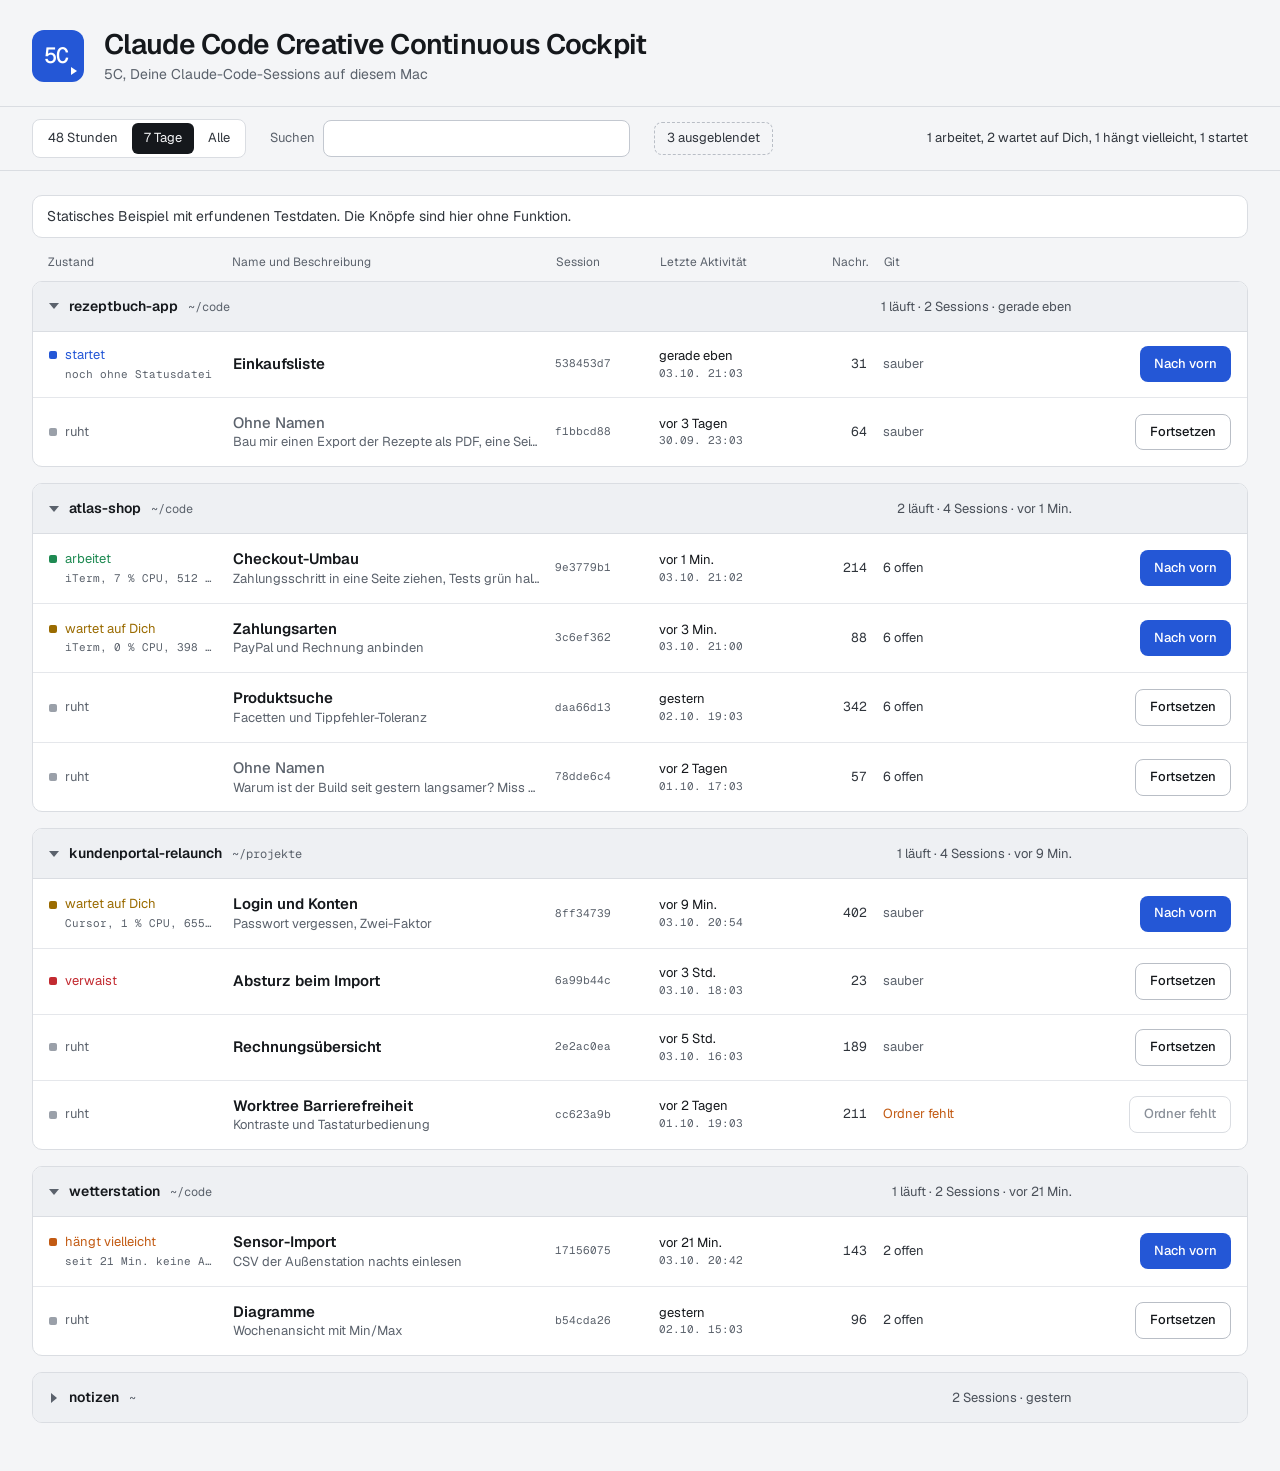
<file: sample/5c-cockpit.html>
<!doctype html>
<html lang="de"><head>
<meta charset="utf-8">
<meta name="viewport" content="width=device-width, initial-scale=1">

<meta name="color-scheme" content="dark light">
<title>5C Cockpit (Beispiel)</title>
<link rel="icon" href="[data-uri]">
<style>
/* 5C Leitstand (Variante A, entschieden 03.10.2026). Ein Akzent, ein Radius-System:
   Flächen 10px, Bedienelemente 8px, Marker 2px. Schriften lokal, keine CDN. */

@font-face {
  font-family: "Geist";
  src: url("[data-uri]") format("woff2");
  font-weight: 100 900;
  font-display: swap;
}
@font-face {
  font-family: "Geist Mono";
  src: url("[data-uri]") format("woff2");
  font-weight: 100 900;
  font-display: swap;
}

:root {
  --grund: #0E1013;
  --flaeche: #15181D;
  --flaeche-tief: #12151A;
  --linie: #23272E;
  --linie-fein: #1F2329;
  --rand-eingabe: #2E333B;
  --rand-knopf: #3A404A;
  --text: #E7E9EC;
  --text-2: #C9CDD3;
  --text-3: #A3A9B2;
  --leise: #8A919C;
  --gesperrt: #6B727D;
  --akzent: #7AA7FF;
  --akzent-text: #0E1013;
  --fehler: #F2555A;
  --z-arbeitet: #3FB97A;
  --z-wartet: #E3B341;
  --z-haengt: #F0883E;
  --z-startet: #7AA7FF;
  --z-verwaist: #F2555A;
  --z-ruht: #5C636E;
  --mono: "Geist Mono", ui-monospace, Menlo, monospace;
  --sans: "Geist", system-ui, -apple-system, sans-serif;
  --spalten: 168px minmax(0, 1fr) 88px 128px 64px 96px 236px;
}

@media (prefers-color-scheme: light) {
  :root {
    --grund: #F4F5F7;
    --flaeche: #FFFFFF;
    --flaeche-tief: #EEF0F3;
    --linie: #DADDE2;
    --linie-fein: #E5E7EB;
    --rand-eingabe: #C3C8D0;
    --rand-knopf: #B9BEC6;
    --text: #15181C;
    --text-2: #2F343B;
    --text-3: #4A5059;
    --leise: #5B626C;
    --gesperrt: #8A9099;
    --akzent: #2457D6;
    --akzent-text: #FFFFFF;
    --fehler: #C22A30;
    --z-arbeitet: #1E8A52;
    --z-wartet: #9A6B00;
    --z-haengt: #C25A12;
    --z-startet: #2457D6;
    --z-verwaist: #C22A30;
    --z-ruht: #9AA0A9;
  }
}

* { box-sizing: border-box; }
html, body { margin: 0; background: var(--grund); color: var(--text); }
body { font-family: var(--sans); font-size: 14px; line-height: 1.45; -webkit-font-smoothing: antialiased; }
button, input, textarea { font: inherit; }
:focus-visible { outline: 2px solid var(--akzent); outline-offset: 2px; }

/* Kopf */
.kopf { display: flex; flex-wrap: wrap; align-items: center; gap: 16px 20px; padding: 28px 32px 22px; }
.logo { position: relative; width: 52px; height: 52px; border-radius: 12px; background: var(--akzent); display: flex; align-items: center; justify-content: center; flex: none; }
.logo-text { font-family: var(--mono); font-weight: 500; font-size: 22px; letter-spacing: -0.06em; color: var(--akzent-text); margin-right: 4px; }
.logo-weiter { position: absolute; right: 7px; bottom: 7px; border-top: 4px solid transparent; border-bottom: 4px solid transparent; border-left: 6px solid var(--akzent-text); }
.kopf-text { min-width: 0; }
h1 { margin: 0; font-size: 28px; font-weight: 600; letter-spacing: -0.025em; line-height: 1.15; }
.untertitel { margin: 4px 0 0; color: var(--leise); }

/* Leiste */
.leiste { display: flex; flex-wrap: wrap; align-items: center; gap: 12px 24px; padding: 12px 32px; min-height: 64px; border-top: 1px solid var(--linie); border-bottom: 1px solid var(--linie); }
.zeitraum { display: flex; gap: 2px; padding: 3px; background: var(--flaeche); border: 1px solid var(--linie); border-radius: 8px; }
.zeitraum button { font-size: 13px; color: var(--text-2); background: transparent; border: 0; border-radius: 6px; padding: 6px 12px; cursor: pointer; }
.zeitraum button[aria-pressed="true"] { color: var(--grund); background: var(--text); }
.suche { display: flex; align-items: center; gap: 8px; flex: 1 1 240px; max-width: 360px; }
.suche label { font-size: 13px; color: var(--leise); }
.suche input { flex: 1; min-width: 0; font-size: 13px; color: var(--text); background: var(--flaeche); border: 1px solid var(--rand-eingabe); border-radius: 8px; padding: 8px 10px; }
.zusammenfassung { margin: 0 0 0 auto; color: var(--text-2); font-size: 13px; }
.schalter { font-size: 13px; color: var(--text-2); background: transparent; border: 1px dashed var(--rand-knopf); border-radius: 8px; padding: 6px 12px; cursor: pointer; }
.schalter:hover { color: var(--text); border-color: var(--text-3); }
.schalter[aria-pressed="true"] { color: var(--grund); background: var(--text-2); border: 1px solid var(--text-2); }

/* Tabelle */
.inhalt { max-width: 1376px; margin: 0 auto; padding: 24px 32px 48px; }
.tabelle-rahmen { overflow-x: auto; }
.tabelle { min-width: 1080px; }
.spalten, .zeile { display: grid; grid-template-columns: var(--spalten); gap: 16px; }
.spalten { padding: 0 16px 10px; color: var(--leise); font-size: 12px; }
.rechts { text-align: right; }
#gruppen { display: flex; flex-direction: column; gap: 16px; }
.gruppe { border: 1px solid var(--linie); border-radius: 10px; overflow: hidden; background: var(--flaeche); }
.gruppe-kopf { display: flex; align-items: center; gap: 12px; padding: 6px 16px 6px 8px; background: var(--flaeche-tief); }
.gruppe-zeilen:not(:empty) { border-top: 1px solid var(--linie); }
.gruppe-klappe { display: flex; align-items: baseline; gap: 10px; flex: 1; min-width: 0; padding: 8px; border: 0; border-radius: 8px; background: none; color: var(--text); text-align: left; cursor: pointer; }
.gruppe-klappe:hover .gruppe-titel { text-decoration: underline; text-decoration-color: var(--rand-knopf); text-underline-offset: 3px; }
.pfeil { align-self: center; flex: none; width: 0; height: 0; border-left: 5px solid transparent; border-right: 5px solid transparent; border-top: 6px solid var(--leise); transition: transform .15s ease; }
.gruppe-klappe[aria-expanded="false"] .pfeil { transform: rotate(-90deg); }
.gruppe-titel { font-size: 14px; font-weight: 600; white-space: nowrap; }
.gruppe-ort { font-family: var(--mono); font-size: 12px; color: var(--leise); white-space: nowrap; overflow: hidden; text-overflow: ellipsis; min-width: 0; }
.gruppe-info { margin-left: auto; padding-left: 12px; font-size: 13px; color: var(--text-3); white-space: nowrap; }
.marke { flex: none; font-size: 11px; color: var(--leise); border: 1px solid var(--rand-eingabe); border-radius: 2px; padding: 0 5px; }
.gruppe-kopf.ausgeblendet .gruppe-titel, .gruppe-kopf.ausgeblendet .gruppe-ort { color: var(--leise); }
.zeile { align-items: center; padding: 14px 16px; border-bottom: 1px solid var(--linie-fein); }
.gruppe-zeilen > .zeile:last-child { border-bottom: 0; }
.zeile.ausgeblendet > :not(.aktionen) { opacity: .5; }
.zeile.bearbeiten { align-items: start; background: var(--flaeche-tief); }

.zustand-zelle { min-width: 0; }
.zustand { display: flex; align-items: center; gap: 8px; font-size: 13px; }
.zustand-detail { margin: 2px 0 0 16px; font-family: var(--mono); font-size: 11px; color: var(--leise); white-space: nowrap; overflow: hidden; text-overflow: ellipsis; }
.marker { width: 8px; height: 8px; border-radius: 2px; flex: none; }
.z-arbeitet { color: var(--z-arbeitet); } .z-arbeitet .marker { background: var(--z-arbeitet); }
.z-wartet { color: var(--z-wartet); } .z-wartet .marker { background: var(--z-wartet); }
.z-haengt { color: var(--z-haengt); } .z-haengt .marker { background: var(--z-haengt); }
.z-startet { color: var(--z-startet); } .z-startet .marker { background: var(--z-startet); }
.z-verwaist { color: var(--z-verwaist); } .z-verwaist .marker { background: var(--z-verwaist); }
.z-ruht { color: var(--leise); } .z-ruht .marker { background: var(--z-ruht); }

@media (prefers-reduced-motion: no-preference) {
  .z-arbeitet .marker { animation: atmen 1.6s ease-in-out infinite; }
}
@keyframes atmen { 0%, 100% { opacity: 1; } 50% { opacity: .35; } }

.name-zelle { min-width: 0; }
.name { display: block; max-width: 100%; padding: 0; border: 0; background: none; color: var(--text); font-weight: 600; font-size: 15px; text-align: left; cursor: text; white-space: nowrap; overflow: hidden; text-overflow: ellipsis; }
.name:hover { text-decoration: underline; text-decoration-color: var(--rand-knopf); text-underline-offset: 3px; }
.name.ohne-name { color: var(--leise); font-weight: 500; }
.unterzeile { color: var(--leise); font-size: 13px; white-space: nowrap; overflow: hidden; text-overflow: ellipsis; }
.projekt { min-width: 0; font-family: var(--mono); font-size: 12px; color: var(--text-3); }
.projekt span { display: block; white-space: nowrap; overflow: hidden; text-overflow: ellipsis; }
.projekt .sid { color: var(--leise); font-size: 11px; }
.zeit-rel { font-size: 13px; }
.zeit-abs { font-family: var(--mono); font-size: 11px; color: var(--leise); }
.nachr { font-family: var(--mono); font-size: 13px; text-align: right; color: var(--text-2); }
.git { font-size: 13px; color: var(--text-2); }
.git.leise { color: var(--leise); }
.git.fehlt { color: var(--z-haengt); }

.aktionen { display: flex; justify-content: flex-end; align-items: center; gap: 6px; }
.knopf { justify-self: end; font-size: 13px; font-weight: 500; border-radius: 8px; padding: 8px 14px; min-height: 36px; cursor: pointer; white-space: nowrap; transition: transform .12s ease; }
.knopf:active:not(:disabled) { transform: translateY(1px); }
.knopf-vorn { color: var(--akzent-text); background: var(--akzent); border: 0; }
.knopf-fortsetzen { color: var(--text); background: transparent; border: 1px solid var(--rand-knopf); }
.knopf-fehlt { color: var(--gesperrt); background: transparent; border: 1px solid var(--linie); cursor: not-allowed; }
.knopf-hell { color: var(--grund); background: var(--text); border: 0; }
.knopf-leer { color: var(--text-2); background: transparent; border: 1px solid var(--rand-eingabe); }

/* Ausblenden: leise, erscheint bei Hover und Tastaturfokus; ohne Hover (Touch) immer da. */
.knopf-aus { color: var(--leise); background: transparent; border: 0; padding: 8px 10px; opacity: 0; transition: opacity .12s ease, color .12s ease; }
.knopf-aus:hover { color: var(--text); }
.zeile:hover .knopf-aus, .zeile:focus-within .knopf-aus, .gruppe-kopf:hover .knopf-aus, .gruppe-kopf:focus-within .knopf-aus,
.zeile.ausgeblendet .knopf-aus, .gruppe-kopf.ausgeblendet .knopf-aus { opacity: 1; }
@media (hover: none) { .knopf-aus { opacity: 1; } }

/* Bearbeiten */
.formular { display: flex; flex-direction: column; gap: 6px; min-width: 0; }
.formular label { font-size: 12px; color: var(--leise); }
.formular input, .formular textarea { color: var(--text); background: var(--grund); border: 1px solid var(--rand-eingabe); border-radius: 8px; padding: 8px 10px; }
.formular input { font-size: 15px; font-weight: 600; }
.formular textarea { font-size: 13px; resize: vertical; min-height: 56px; }
.formular .knoepfe { display: flex; gap: 8px; margin-top: 4px; }
.formular .hinweis { font-size: 12px; color: var(--leise); }
.formular .fehler { font-size: 13px; color: var(--fehler); }
.bearbeiten .zustand-zelle, .bearbeiten .projekt, .bearbeiten .zeit, .bearbeiten .nachr, .bearbeiten .git { padding-top: 26px; }

/* Zustände der Seite */
.skelett { height: 64px; background: linear-gradient(90deg, var(--flaeche) 0%, var(--flaeche-tief) 50%, var(--flaeche) 100%); background-size: 200% 100%; }
@media (prefers-reduced-motion: no-preference) {
  .skelett { animation: schimmer 1.4s linear infinite; }
}
@keyframes schimmer { from { background-position: 100% 0; } to { background-position: -100% 0; } }
.leer { padding: 48px 16px; text-align: center; color: var(--text-2); }
.leer p { margin: 0 0 12px; }
.leer button { font-size: 13px; color: var(--text); background: transparent; border: 1px solid var(--rand-knopf); border-radius: 8px; padding: 8px 14px; cursor: pointer; }
.meldung { margin: 0 0 16px; padding: 10px 14px; border: 1px solid var(--linie); border-radius: 10px; background: var(--flaeche); color: var(--text-2); }
.meldung.fehler { border-color: var(--fehler); color: var(--text); }
.meldung:not([hidden]) { display: flex; align-items: center; gap: 12px; }
.meldung-knopf { margin-left: auto; font-size: 13px; font-weight: 500; color: var(--akzent); background: none; border: 0; border-radius: 6px; padding: 4px 8px; cursor: pointer; }
.meldung-knopf:hover { text-decoration: underline; text-underline-offset: 3px; }

/* Kopf und Leiste auf dieselbe Kante wie die Tabelle (max. 1376px, 32px Rand). */
.kopf, .leiste { padding-inline: max(32px, calc((100% - 1376px) / 2 + 48px)); }

@media (max-width: 767px) {
  .kopf { padding: 20px 16px 16px; }
  h1 { font-size: 22px; }
  .leiste { padding: 12px 16px; }
  .zusammenfassung { margin-left: 0; }
  .inhalt { padding: 16px 16px 32px; }

  /* Jede Zeile wird ein kompakter Block: Zustand und Knopf oben, darunter Name, Projekt, Zeit und Git. */
  .tabelle { min-width: 0; }
  .spalten { display: none; }
  .gruppe-kopf { flex-wrap: wrap; gap: 0 8px; padding: 6px 8px; }
  .gruppe-klappe { flex-wrap: wrap; gap: 2px 10px; }
  .gruppe-info { margin-left: 0; padding-left: 0; flex-basis: 100%; padding-left: 20px; }
  .gruppe-kopf > .knopf-aus { margin-left: auto; }
  .zeile { grid-template-columns: minmax(0, 1fr) auto; gap: 6px 12px; padding: 14px; }
  .zeile > .zustand-zelle { grid-column: 1; grid-row: 1; }
  .zeile > .aktionen, .zeile.bearbeiten > div:last-child { grid-column: 2; grid-row: 1; }
  .zeile > .name-zelle, .zeile > .formular, .zeile > .projekt { grid-column: 1 / -1; }
  .zeile > .zeit { grid-column: 1; display: flex; gap: 8px; align-items: baseline; }
  .zeile > .git { grid-column: 2; justify-self: end; }
  .zeile > .nachr { display: none; }
  .zeile > .projekt { display: flex; gap: 8px; align-items: baseline; }
  .projekt span { flex: 0 1 auto; min-width: 0; }
  .projekt .sid { flex: none; }
  .bearbeiten .zustand-zelle, .bearbeiten .projekt, .bearbeiten .zeit, .bearbeiten .nachr, .bearbeiten .git { padding-top: 0; }
}

</style>




</head>
<body>
<div class="seite">
  <div class="kopf">
    <div class="logo" aria-hidden="true"><span class="logo-text">5C</span><span class="logo-weiter"></span></div>
    <div class="kopf-text">
      <h1>Claude Code Creative Continuous Cockpit</h1>
      <p class="untertitel">5C, Deine Claude-Code-Sessions auf diesem Mac</p>
    </div>
  </div>

  <header class="leiste">
    <nav class="zeitraum" aria-label="Zeitraum">
      <button type="button" data-zeitraum="48h" aria-pressed="false">48 Stunden</button>
      <button type="button" data-zeitraum="7t" aria-pressed="true">7 Tage</button>
      <button type="button" data-zeitraum="alle" aria-pressed="false">Alle</button>
    </nav>
    <div class="suche">
      <label for="suche">Suchen</label>
      <input id="suche" type="search" autocomplete="off" spellcheck="false">
    </div>
    <button type="button" class="schalter" id="ausgeblendet-schalter" aria-pressed="false" title="Ausgeblendete anzeigen">3 ausgeblendet</button>
    <p class="zusammenfassung" id="zusammenfassung" aria-live="polite">1 arbeitet, 2 wartet auf Dich, 1 hängt vielleicht, 1 startet</p>
  </header>

  <main class="inhalt">
    <div class="meldung" id="meldung" role="status"><span id="meldung-text">Statisches Beispiel mit erfundenen Testdaten. Die Knöpfe sind hier ohne Funktion.</span><button type="button" class="meldung-knopf" id="meldung-knopf" hidden="">Rückgängig</button></div>
    <div class="tabelle-rahmen">
      <div class="tabelle">
        <div class="spalten" aria-hidden="true">
          <span>Zustand</span><span>Name und Beschreibung</span><span>Session</span><span>Letzte Aktivität</span><span class="rechts">Nachr.</span><span>Git</span><span></span>
        </div>
        <div id="gruppen"><section class="gruppe"><div class="gruppe-kopf" data-cwd="/Users/nutzer/code/rezeptbuch-app"><button class="gruppe-klappe" type="button" aria-expanded="true" title="/Users/nutzer/code/rezeptbuch-app"><span class="pfeil"></span><span class="gruppe-titel">rezeptbuch-app</span><span class="gruppe-ort">~/code</span><span class="gruppe-info">1 läuft · 2 Sessions · gerade eben</span></button><button class="knopf knopf-aus" type="button">Projekt ausblenden</button></div><div class="gruppe-zeilen"><div class="zeile" data-sid="538453d7-4b1e-4c2a-9d3f-000000000007"><div class="zustand-zelle"><div class="zustand z-startet"><span class="marker"></span><span>startet</span></div><div class="zustand-detail">noch ohne Statusdatei</div></div><div class="name-zelle"><button class="name" type="button" title="Name und Beschreibung bearbeiten">Einkaufsliste</button><div class="unterzeile"></div></div><div class="projekt"><span class="sid" title="538453d7-4b1e-4c2a-9d3f-000000000007">538453d7</span></div><div class="zeit"><div class="zeit-rel">gerade eben</div><div class="zeit-abs">03.10. 21:03</div></div><div class="nachr">31</div><div class="git leise" title="77ab210 Portionen umrechnen">sauber</div><div class="aktionen"><button class="knopf knopf-aus" type="button">Ausblenden</button><button class="knopf knopf-haupt knopf-vorn" type="button">Nach vorn</button></div></div><div class="zeile" data-sid="f1bbcd88-4b1e-4c2a-9d3f-000000000008"><div class="zustand-zelle"><div class="zustand z-ruht"><span class="marker"></span><span>ruht</span></div></div><div class="name-zelle"><button class="name ohne-name" type="button" title="Name und Beschreibung bearbeiten">Ohne Namen</button><div class="unterzeile">Bau mir einen Export der Rezepte als PDF, eine Seite pro Rezept.</div></div><div class="projekt"><span class="sid" title="f1bbcd88-4b1e-4c2a-9d3f-000000000008">f1bbcd88</span></div><div class="zeit"><div class="zeit-rel">vor 3 Tagen</div><div class="zeit-abs">30.09. 23:03</div></div><div class="nachr">64</div><div class="git leise" title="77ab210 Portionen umrechnen">sauber</div><div class="aktionen"><button class="knopf knopf-aus" type="button">Ausblenden</button><button class="knopf knopf-haupt knopf-fortsetzen" type="button">Fortsetzen</button></div></div></div></section><section class="gruppe"><div class="gruppe-kopf" data-cwd="/Users/nutzer/code/atlas-shop"><button class="gruppe-klappe" type="button" aria-expanded="true" title="/Users/nutzer/code/atlas-shop"><span class="pfeil"></span><span class="gruppe-titel">atlas-shop</span><span class="gruppe-ort">~/code</span><span class="gruppe-info">2 läuft · 4 Sessions · vor 1 Min.</span></button><button class="knopf knopf-aus" type="button">Projekt ausblenden</button></div><div class="gruppe-zeilen"><div class="zeile" data-sid="9e3779b1-4b1e-4c2a-9d3f-000000000001"><div class="zustand-zelle" title="läuft seit 01:12:40, caffeinate aktiv"><div class="zustand z-arbeitet"><span class="marker"></span><span>arbeitet</span></div><div class="zustand-detail">iTerm, 7 % CPU, 512 MB</div></div><div class="name-zelle"><button class="name" type="button" title="Name und Beschreibung bearbeiten">Checkout-Umbau</button><div class="unterzeile">Zahlungsschritt in eine Seite ziehen, Tests grün halten</div></div><div class="projekt"><span class="sid" title="9e3779b1-4b1e-4c2a-9d3f-000000000001">9e3779b1</span></div><div class="zeit"><div class="zeit-rel">vor 1 Min.</div><div class="zeit-abs">03.10. 21:02</div></div><div class="nachr">214</div><div class="git" title="9f3e2a1 Warenkorb: Mengen sofort speichern">6 offen</div><div class="aktionen"><button class="knopf knopf-aus" type="button">Ausblenden</button><button class="knopf knopf-haupt knopf-vorn" type="button">Nach vorn</button></div></div><div class="zeile" data-sid="3c6ef362-4b1e-4c2a-9d3f-000000000002"><div class="zustand-zelle" title="läuft seit 00:41:05, caffeinate aktiv"><div class="zustand z-wartet"><span class="marker"></span><span>wartet auf Dich</span></div><div class="zustand-detail">iTerm, 0 % CPU, 398 MB</div></div><div class="name-zelle"><button class="name" type="button" title="Name und Beschreibung bearbeiten">Zahlungsarten</button><div class="unterzeile">PayPal und Rechnung anbinden</div></div><div class="projekt"><span class="sid" title="3c6ef362-4b1e-4c2a-9d3f-000000000002">3c6ef362</span></div><div class="zeit"><div class="zeit-rel">vor 3 Min.</div><div class="zeit-abs">03.10. 21:00</div></div><div class="nachr">88</div><div class="git" title="9f3e2a1 Warenkorb: Mengen sofort speichern">6 offen</div><div class="aktionen"><button class="knopf knopf-aus" type="button">Ausblenden</button><button class="knopf knopf-haupt knopf-vorn" type="button">Nach vorn</button></div></div><div class="zeile" data-sid="daa66d13-4b1e-4c2a-9d3f-000000000003"><div class="zustand-zelle"><div class="zustand z-ruht"><span class="marker"></span><span>ruht</span></div></div><div class="name-zelle"><button class="name" type="button" title="Name und Beschreibung bearbeiten">Produktsuche</button><div class="unterzeile">Facetten und Tippfehler-Toleranz</div></div><div class="projekt"><span class="sid" title="daa66d13-4b1e-4c2a-9d3f-000000000003">daa66d13</span></div><div class="zeit"><div class="zeit-rel">gestern</div><div class="zeit-abs">02.10. 19:03</div></div><div class="nachr">342</div><div class="git" title="9f3e2a1 Warenkorb: Mengen sofort speichern">6 offen</div><div class="aktionen"><button class="knopf knopf-aus" type="button">Ausblenden</button><button class="knopf knopf-haupt knopf-fortsetzen" type="button">Fortsetzen</button></div></div><div class="zeile" data-sid="78dde6c4-4b1e-4c2a-9d3f-000000000004"><div class="zustand-zelle"><div class="zustand z-ruht"><span class="marker"></span><span>ruht</span></div></div><div class="name-zelle"><button class="name ohne-name" type="button" title="Name und Beschreibung bearbeiten">Ohne Namen</button><div class="unterzeile">Warum ist der Build seit gestern langsamer? Miss bitte, bevor Du etwas änderst.</div></div><div class="projekt"><span class="sid" title="78dde6c4-4b1e-4c2a-9d3f-000000000004">78dde6c4</span></div><div class="zeit"><div class="zeit-rel">vor 2 Tagen</div><div class="zeit-abs">01.10. 17:03</div></div><div class="nachr">57</div><div class="git" title="9f3e2a1 Warenkorb: Mengen sofort speichern">6 offen</div><div class="aktionen"><button class="knopf knopf-aus" type="button">Ausblenden</button><button class="knopf knopf-haupt knopf-fortsetzen" type="button">Fortsetzen</button></div></div></div></section><section class="gruppe"><div class="gruppe-kopf" data-cwd="/Users/nutzer/projekte/kundenportal-relaunch"><button class="gruppe-klappe" type="button" aria-expanded="true" title="/Users/nutzer/projekte/kundenportal-relaunch"><span class="pfeil"></span><span class="gruppe-titel">kundenportal-relaunch</span><span class="gruppe-ort">~/projekte</span><span class="gruppe-info">1 läuft · 4 Sessions · vor 9 Min.</span></button><button class="knopf knopf-aus" type="button">Projekt ausblenden</button></div><div class="gruppe-zeilen"><div class="zeile" data-sid="8ff34739-4b1e-4c2a-9d3f-000000000009"><div class="zustand-zelle" title="läuft seit 03:30:52, caffeinate nicht aktiv"><div class="zustand z-wartet"><span class="marker"></span><span>wartet auf Dich</span></div><div class="zustand-detail">Cursor, 1 % CPU, 655 MB</div></div><div class="name-zelle"><button class="name" type="button" title="Name und Beschreibung bearbeiten">Login und Konten</button><div class="unterzeile">Passwort vergessen, Zwei-Faktor</div></div><div class="projekt"><span class="sid" title="8ff34739-4b1e-4c2a-9d3f-000000000009">8ff34739</span></div><div class="zeit"><div class="zeit-rel">vor 9 Min.</div><div class="zeit-abs">03.10. 20:54</div></div><div class="nachr">402</div><div class="git leise" title="c0ffee1 Sitzungen nach 30 Min. beenden">sauber</div><div class="aktionen"><button class="knopf knopf-aus" type="button">Ausblenden</button><button class="knopf knopf-haupt knopf-vorn" type="button">Nach vorn</button></div></div><div class="zeile" data-sid="6a99b44c-4b1e-4c2a-9d3f-000000000012"><div class="zustand-zelle"><div class="zustand z-verwaist"><span class="marker"></span><span>verwaist</span></div></div><div class="name-zelle"><button class="name" type="button" title="Name und Beschreibung bearbeiten">Absturz beim Import</button><div class="unterzeile"></div></div><div class="projekt"><span class="sid" title="6a99b44c-4b1e-4c2a-9d3f-000000000012">6a99b44c</span></div><div class="zeit"><div class="zeit-rel">vor 3 Std.</div><div class="zeit-abs">03.10. 18:03</div></div><div class="nachr">23</div><div class="git leise" title="c0ffee1 Sitzungen nach 30 Min. beenden">sauber</div><div class="aktionen"><button class="knopf knopf-aus" type="button">Ausblenden</button><button class="knopf knopf-haupt knopf-fortsetzen" type="button">Fortsetzen</button></div></div><div class="zeile" data-sid="2e2ac0ea-4b1e-4c2a-9d3f-000000000010"><div class="zustand-zelle"><div class="zustand z-ruht"><span class="marker"></span><span>ruht</span></div></div><div class="name-zelle"><button class="name" type="button" title="Name und Beschreibung bearbeiten">Rechnungsübersicht</button><div class="unterzeile"></div></div><div class="projekt"><span class="sid" title="2e2ac0ea-4b1e-4c2a-9d3f-000000000010">2e2ac0ea</span></div><div class="zeit"><div class="zeit-rel">vor 5 Std.</div><div class="zeit-abs">03.10. 16:03</div></div><div class="nachr">189</div><div class="git leise" title="c0ffee1 Sitzungen nach 30 Min. beenden">sauber</div><div class="aktionen"><button class="knopf knopf-aus" type="button">Ausblenden</button><button class="knopf knopf-haupt knopf-fortsetzen" type="button">Fortsetzen</button></div></div><div class="zeile" data-sid="cc623a9b-4b1e-4c2a-9d3f-000000000011"><div class="zustand-zelle"><div class="zustand z-ruht"><span class="marker"></span><span>ruht</span></div></div><div class="name-zelle"><button class="name" type="button" title="Name und Beschreibung bearbeiten">Worktree Barrierefreiheit</button><div class="unterzeile">Kontraste und Tastaturbedienung</div></div><div class="projekt"><span class="sid" title="cc623a9b-4b1e-4c2a-9d3f-000000000011">cc623a9b</span></div><div class="zeit"><div class="zeit-rel">vor 2 Tagen</div><div class="zeit-abs">01.10. 19:03</div></div><div class="nachr">211</div><div class="git fehlt">Ordner fehlt</div><div class="aktionen"><button class="knopf knopf-aus" type="button">Ausblenden</button><button class="knopf knopf-haupt knopf-fehlt" type="button" disabled="" title="Der Ordner dieser Session existiert nicht mehr">Ordner fehlt</button></div></div></div></section><section class="gruppe"><div class="gruppe-kopf" data-cwd="/Users/nutzer/code/wetterstation"><button class="gruppe-klappe" type="button" aria-expanded="true" title="/Users/nutzer/code/wetterstation"><span class="pfeil"></span><span class="gruppe-titel">wetterstation</span><span class="gruppe-ort">~/code</span><span class="gruppe-info">1 läuft · 2 Sessions · vor 21 Min.</span></button><button class="knopf knopf-aus" type="button">Projekt ausblenden</button></div><div class="gruppe-zeilen"><div class="zeile" data-sid="17156075-4b1e-4c2a-9d3f-000000000005"><div class="zustand-zelle" title="läuft seit 02:03:11, caffeinate aktiv"><div class="zustand z-haengt"><span class="marker"></span><span>hängt vielleicht</span></div><div class="zustand-detail">seit 21 Min. keine Ausgabe</div></div><div class="name-zelle"><button class="name" type="button" title="Name und Beschreibung bearbeiten">Sensor-Import</button><div class="unterzeile">CSV der Außenstation nachts einlesen</div></div><div class="projekt"><span class="sid" title="17156075-4b1e-4c2a-9d3f-000000000005">17156075</span></div><div class="zeit"><div class="zeit-rel">vor 21 Min.</div><div class="zeit-abs">03.10. 20:42</div></div><div class="nachr">143</div><div class="git" title="41c0de7 Luftdruck in hPa">2 offen</div><div class="aktionen"><button class="knopf knopf-aus" type="button">Ausblenden</button><button class="knopf knopf-haupt knopf-vorn" type="button">Nach vorn</button></div></div><div class="zeile" data-sid="b54cda26-4b1e-4c2a-9d3f-000000000006"><div class="zustand-zelle"><div class="zustand z-ruht"><span class="marker"></span><span>ruht</span></div></div><div class="name-zelle"><button class="name" type="button" title="Name und Beschreibung bearbeiten">Diagramme</button><div class="unterzeile">Wochenansicht mit Min/Max</div></div><div class="projekt"><span class="sid" title="b54cda26-4b1e-4c2a-9d3f-000000000006">b54cda26</span></div><div class="zeit"><div class="zeit-rel">gestern</div><div class="zeit-abs">02.10. 15:03</div></div><div class="nachr">96</div><div class="git" title="41c0de7 Luftdruck in hPa">2 offen</div><div class="aktionen"><button class="knopf knopf-aus" type="button">Ausblenden</button><button class="knopf knopf-haupt knopf-fortsetzen" type="button">Fortsetzen</button></div></div></div></section><section class="gruppe"><div class="gruppe-kopf" data-cwd="/Users/nutzer/notizen"><button class="gruppe-klappe" type="button" aria-expanded="false" title="/Users/nutzer/notizen"><span class="pfeil"></span><span class="gruppe-titel">notizen</span><span class="gruppe-ort">~</span><span class="gruppe-info">2 Sessions · gestern</span></button><button class="knopf knopf-aus" type="button">Projekt ausblenden</button></div><div class="gruppe-zeilen"></div></section></div>
        <div class="leer" id="leer" hidden="">
          <p id="leer-text"></p>
          <button type="button" id="leer-erweitern">Zeitraum erweitern</button>
        </div>
      </div>
    </div>
  </main>
</div>


</body></html>
</file>
